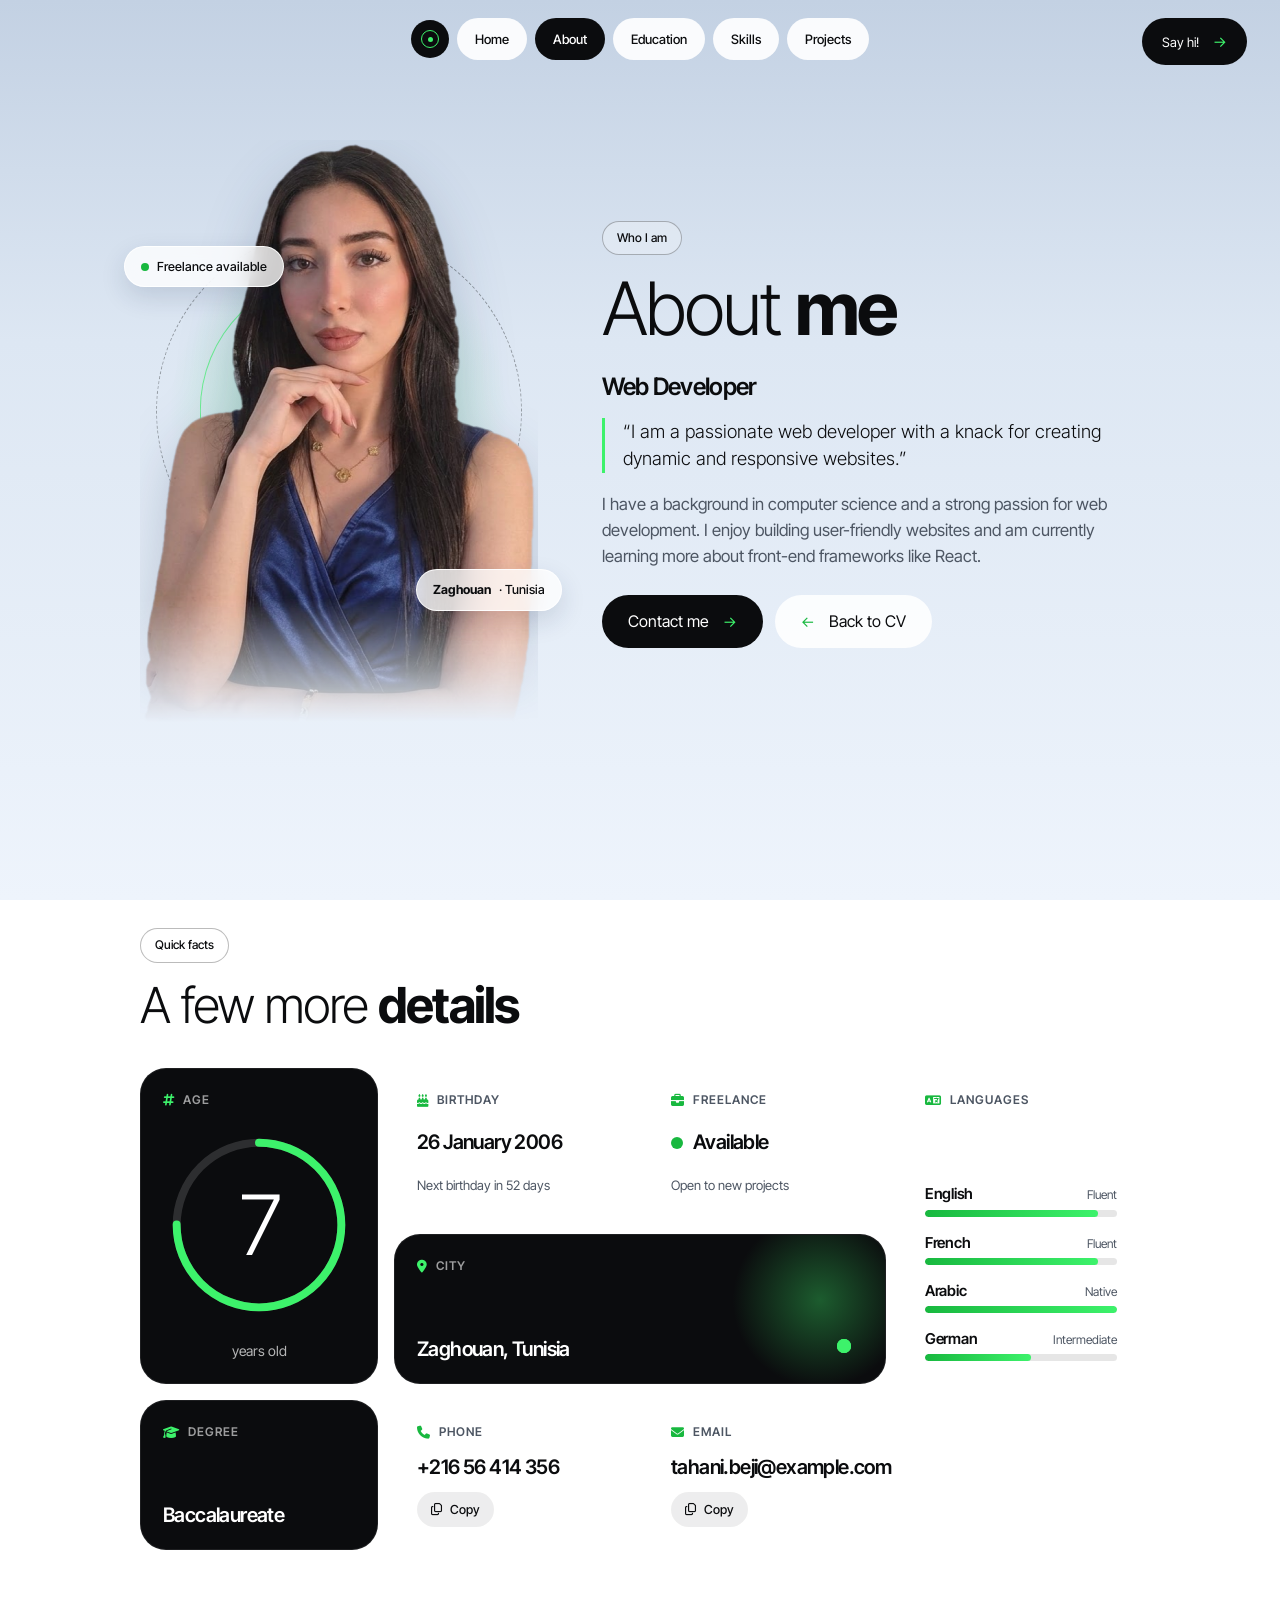
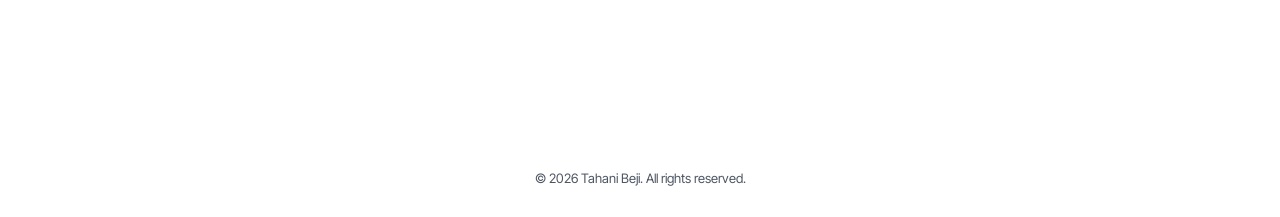
<file: aboutme.html>
<!DOCTYPE html>
<html lang="en">
<head>
<meta charset="utf-8">
<meta name="viewport" content="width=device-width, initial-scale=1, viewport-fit=cover">
<title>About — Tahani Beji</title>
<meta name="description" content="More about Tahani Beji, Web Developer.">
<script>document.documentElement.classList.add("js");</script>
<link rel="icon" type="image/svg+xml" href="data:image/svg+xml,%3Csvg xmlns='http://www.w3.org/2000/svg' viewBox='0 0 100 100'%3E%3Ccircle cx='50' cy='50' r='50' fill='%230b0c0e'/%3E%3Ccircle cx='50' cy='50' r='22' fill='none' stroke='%233df26b' stroke-width='6'/%3E%3Ccircle cx='50' cy='50' r='6' fill='%233df26b'/%3E%3C/svg%3E">
<link rel="preconnect" href="https://fonts.googleapis.com">
<link rel="preconnect" href="https://fonts.gstatic.com" crossorigin>
<link href="https://fonts.googleapis.com/css2?family=Inter+Tight:wght@300;400;500;600;700&display=swap" rel="stylesheet">
<link rel="stylesheet" href="https://cdnjs.cloudflare.com/ajax/libs/font-awesome/6.7.2/css/all.min.css">
<link rel="stylesheet" href="style.css?v=9">
<link rel="stylesheet" href="about.css?v=9">
</head>
<body class="about-page">

<div class="progress" id="progress" aria-hidden="true"></div>

<header class="nav" id="nav">
  <div class="nav-center">
    <a class="logo-dot" href="index.html" aria-label="Tahani Beji — home"><i></i></a>
    <a class="nav-pill" href="index.html">Home</a>
    <a class="nav-pill active" href="aboutme.html">About</a>
    <a class="nav-pill" href="index.html#education">Education</a>
    <a class="nav-pill" href="index.html#skills">Skills</a>
    <a class="nav-pill" href="index.html#projects">Projects</a>
  </div>
  <a class="btn nav-cta" href="index.html#contact">Say hi! <span class="arr" aria-hidden="true">→</span></a>
</header>

<main>
  <section class="block about-hero">
    <div class="wrap about-grid">
      <div class="about-figure" id="aboutFigure">
        <span class="ring ring-a" aria-hidden="true"></span>
        <span class="ring ring-b" aria-hidden="true"></span>
        <span class="glow" aria-hidden="true"></span>
        <img class="cutout" src="about-cutout.png" alt="Portrait of Tahani Beji" width="760" height="1124">
        <span class="badge badge-1"><i></i>Freelance available</span>
        <span class="badge badge-2"><b>Zaghouan</b> · Tunisia</span>
      </div>

      <div class="about-copy">
        <div class="sec-head">
          <span class="pill-tag">Who I am</span>
          <h1 class="about-title">About <b>me</b></h1>
        </div>
        <h3 class="about-role">Web Developer</h3>
        <p class="about-quote">“I am a passionate web developer with a knack for creating dynamic and responsive websites.”</p>
        <p class="about-text">I have a background in computer science and a strong passion for web development. I enjoy building user-friendly websites and am currently learning more about front-end frameworks like React.</p>

        <div class="about-actions">
          <a class="btn" href="index.html#contact">Contact me <span class="arr" aria-hidden="true">→</span></a>
          <a class="btn btn-ghost" href="index.html"><span class="arr" aria-hidden="true">←</span> Back to CV</a>
        </div>
      </div>
    </div>
  </section>

  <section class="block" id="details">
    <div class="wrap">
      <div class="sec-head">
        <span class="pill-tag">Quick facts</span>
        <h2>A few more <b>details</b></h2>
      </div>
      <div class="bento">

        <article class="tile tile-age">
          <span class="tile-k"><i class="fa-solid fa-hashtag"></i> Age</span>
          <div class="age-ring"><svg viewBox="0 0 120 120" aria-hidden="true"><circle cx="60" cy="60" r="52"/><circle class="arc" cx="60" cy="60" r="52"/></svg>
            <strong class="big" data-count="20">0</strong></div>
          <p>years old</p>
        </article>

        <article class="tile tile-bday">
          <span class="tile-k"><i class="fa-solid fa-cake-candles"></i> Birthday</span>
          <strong>26 January 2006</strong>
          <p id="bdayLeft" class="tile-note">Next one soon</p>
        </article>

        <article class="tile tile-free">
          <span class="tile-k"><i class="fa-solid fa-briefcase"></i> Freelance</span>
          <strong class="status"><i></i>Available</strong>
          <p class="tile-note">Open to new projects</p>
        </article>

        <article class="tile tile-langs">
          <span class="tile-k"><i class="fa-solid fa-language"></i> Languages</span>
          <ul class="bars">
            <li><b>English</b><em>Fluent</em><span><i style="--w:90%"></i></span></li>
            <li><b>French</b><em>Fluent</em><span><i style="--w:90%"></i></span></li>
            <li><b>Arabic</b><em>Native</em><span><i style="--w:100%"></i></span></li>
            <li><b>German</b><em>Intermediate</em><span><i style="--w:55%"></i></span></li>
          </ul>
        </article>

        <article class="tile tile-city">
          <span class="tile-k"><i class="fa-solid fa-location-dot"></i> City</span>
          <strong>Zaghouan, Tunisia</strong>
          <span class="pin" aria-hidden="true"><i></i></span>
        </article>

        <article class="tile tile-degree">
          <span class="tile-k"><i class="fa-solid fa-graduation-cap"></i> Degree</span>
          <strong>Baccalaureate</strong>
        </article>

        <article class="tile tile-phone">
          <span class="tile-k"><i class="fa-solid fa-phone"></i> Phone</span>
          <strong><a href="tel:+21656414356">+216 56 414 356</a></strong>
          <button class="copy" type="button" data-copy="+216 56 414 356"><i class="fa-regular fa-copy"></i> Copy</button>
        </article>

        <article class="tile tile-mail">
          <span class="tile-k"><i class="fa-solid fa-envelope"></i> Email</span>
          <strong><a href="mailto:tahani.beji@example.com">tahani.beji@example.com</a></strong>
          <button class="copy" type="button" data-copy="tahani.beji@example.com"><i class="fa-regular fa-copy"></i> Copy</button>
        </article>

      </div>
    </div>
  </section>
</main>

<footer>
  <p>&copy; 2026 Tahani Beji. All rights reserved.</p>
</footer>

<script src="about.js?v=9"></script>
</body>
</html>
</file>
<file: style.css>
/* =========================================================
   Tahani Beji portfolio — "React" style
   soft blue-grey gradient · pill nav · black pills + green arrows
   ========================================================= */
:root {
  --bg-top: #c3d1e3;
  --bg-mid: #dde7f3;
  --bg-bot: #eef4fc;
  --ink: #0b0c0e;
  --muted: #4d5663;
  --line: rgba(11, 12, 14, .28);
  --card: rgba(255, 255, 255, .62);
  --green: #3df26b;
  --green-deep: #18b83f;
  --gutter: clamp(16px, 2.6vw, 36px);
  --radius: 22px;
}

* { box-sizing: border-box; margin: 0; padding: 0; }
html { scroll-behavior: smooth; }
body {
  font-family: "Inter Tight", system-ui, -apple-system, "Segoe UI", sans-serif;
  -webkit-font-smoothing: antialiased;
  color: var(--ink);
  line-height: 1.55;
  background: linear-gradient(180deg, var(--bg-top) 0%, var(--bg-mid) 38%, var(--bg-bot) 100%) fixed;
  overflow-x: hidden;
}
ul { list-style: none; }
a { color: inherit; }
b, strong { font-weight: 700; }

/* ---------- Pills & buttons ---------- */
.btn {
  display: inline-flex; align-items: center; gap: 14px;
  padding: 14px 26px; border-radius: 999px; border: 0;
  background: var(--ink); color: #fff; font: 500 14px/1 inherit; text-decoration: none;
  transition: transform .2s, background .2s;
}
.btn .arr { color: var(--green); font-size: 15px; transition: transform .2s; }
.btn:hover { transform: translateY(-1px); background: #1b1e23; }
.btn:hover .arr { transform: translateX(3px); }
.btn-ghost { background: rgba(255, 255, 255, .85); color: var(--ink); }
.btn-ghost:hover { background: #fff; }
.btn-ghost .arr { color: var(--green-deep); }

.pill-tag {
  display: inline-block; padding: 7px 14px; border: 1px solid var(--line);
  border-radius: 999px; font-size: 12px; font-weight: 500; color: var(--ink);
  background: rgba(255, 255, 255, .25);
}

/* ---------- NAV ---------- */
.nav {
  position: fixed; inset: 0 0 auto 0; z-index: 30;
  display: flex; align-items: center; justify-content: center;
  padding: 18px var(--gutter);
}
.nav-center { display: flex; align-items: center; gap: 8px; }
.logo-dot {
  width: 38px; height: 38px; border-radius: 50%; background: var(--ink);
  display: grid; place-items: center; text-decoration: none;
}
.logo-dot i {
  width: 18px; height: 18px; border-radius: 50%; border: 1.6px solid var(--green);
  display: grid; place-items: center;
}
.logo-dot i::after { content: ""; width: 5px; height: 5px; border-radius: 50%; background: var(--green); }
.nav-pill {
  padding: 11px 18px; border-radius: 999px; background: rgba(255, 255, 255, .9);
  color: var(--ink); font-size: 13px; font-weight: 500; text-decoration: none;
  transition: background .2s, color .2s;
}
.nav-pill:hover { background: #fff; }
.nav-pill.active { background: var(--ink); color: #fff; }
.nav-cta { position: absolute; right: var(--gutter); top: 18px; padding: 12px 20px; font-size: 13px; }

/* ---------- HERO ---------- */
.hero {
  position: relative; min-height: 100svh; min-height: max(100svh, 620px);
  display: flex; align-items: center; overflow: hidden;
  padding: 110px var(--gutter) 90px;
}
.hero-photo {
  position: absolute; right: 0; bottom: 0; top: 0; width: min(62%, 860px); z-index: 1;
  pointer-events: none;
  -webkit-mask-image: linear-gradient(to bottom, #000 62%, transparent 96%),
                      linear-gradient(to right, transparent 0, #000 22%);
  -webkit-mask-composite: source-in; mask-composite: intersect;
  mask-image: linear-gradient(to bottom, #000 62%, transparent 96%),
              linear-gradient(to right, transparent 0, #000 22%);
}
.hero-photo img {
  width: 100%; height: 100%; object-fit: cover; object-position: center top; display: block;
}
.hero-photo.no-img {
  background: radial-gradient(60% 50% at 55% 40%, rgba(255,255,255,.7), transparent 70%);
}
.hero-copy { padding-left: 100px; position: relative; z-index: 2; max-width: 560px; margin-top: -2vh; }
.hero-tags { display: flex; gap: 8px; flex-wrap: wrap; margin-bottom: 22px; }
.hero h1 {
  font-size: clamp(2.2rem, 1.2rem + 3.6vw, 3.9rem); font-weight: 300;
  line-height: 1.05; letter-spacing: -0.035em; margin-bottom: 28px;
}
.hero h1 b { font-weight: 700; }
.hero-cta { display: flex; align-items: center; gap: 10px; }
.avatar {
  width: 46px; height: 46px; border-radius: 50%; overflow: hidden;
  border: 2px solid rgba(255,255,255,.9); background: #cfd9e6; flex: none;
}
.avatar img { width: 100%; height: 100%; object-fit: cover; object-position: center top; display: block; }
.orb {
  width: 46px; height: 46px; border-radius: 50%; flex: none;
  background: radial-gradient(circle at 50% 50%, #b8ffc9 0%, var(--green) 28%, #0b6b25 75%, #04210d 100%);
  border: 2px solid rgba(255,255,255,.9);
}
.hero-sub {
  position: absolute; left: var(--gutter); bottom: 34px; z-index: 2; padding-left: 100px;
  max-width: 450px; font-size: 13px; color: var(--ink);
}

/* ---------- SECTIONS ---------- */
/* every section shares the same width ... */
.wrap { width: min(1000px, 100% - 3rem); margin-inline: auto; }
/* ... except My Projects: full screen width, edge to edge */
#projects { width: 100%; max-width: none; padding-left: 0; padding-right: 0; }
#projects .wrap { width: 100%; max-width: none; margin: 0; }
#projects .sec-head { width: 100%; max-width: none; margin: 0 0 36px; padding: 0 1rem; }
#projects .projects-slider { width: 100%; max-width: none; margin: 0; padding: 0 1rem; }
section.block { padding: 100px 0 100px; }
.sec-head { margin-bottom: 36px; }
.sec-head .pill-tag { margin-bottom: 16px; }
.sec-head h2 {
  font-size: clamp(1.9rem, 1.2rem + 2.6vw, 3.1rem); font-weight: 300;
  letter-spacing: -0.035em; line-height: 1.08;
}
.sec-head h2 b { font-weight: 700; }

.card {
  background: var(--card); border: 1px solid rgba(255,255,255,.7);
  border-radius: var(--radius); padding: 1.7rem;
  backdrop-filter: blur(10px); -webkit-backdrop-filter: blur(10px);
  box-shadow: 0 1px 0 rgba(255,255,255,.6) inset;
}
.card h3 { font-size: 1.15rem; font-weight: 600; letter-spacing: -0.02em; margin-bottom: 6px; }
.card p { color: var(--muted); font-size: .95rem; }
.card .more {
  display: inline-flex; align-items: center; gap: 8px; margin-top: 18px;
  font-size: 13px; font-weight: 500; text-decoration: none;
}
.card .more .arr { color: var(--green-deep); transition: transform .2s; }
.card .more:hover .arr { transform: translateX(3px); }

.grid-2 { display: grid; grid-template-columns: repeat(2, 1fr); gap: 16px; }

/* About */
.about-text { max-width: 620px; color: var(--muted); font-size: 1.05rem; }
.about-actions { display: flex; gap: 12px; flex-wrap: wrap; margin-top: 26px; }
.socials { display: flex; gap: 8px; margin-top: 28px; flex-wrap: wrap; }
.socials a {
  display: grid; place-items: center; min-width: 42px; height: 42px; padding: 0 12px;
  border-radius: 999px; background: rgba(255,255,255,.85); color: var(--ink);
  font-size: 12px; font-weight: 500; text-decoration: none; transition: background .2s, color .2s;
}
.socials a:hover { background: var(--ink); color: #fff; }

/* Skills */
.stats { display: grid; grid-template-columns: repeat(3, 1fr); gap: 16px; }
.stat { text-align: left; transition: transform .3s; }
.stat:hover { transform: translateY(-4px); }
.stat i { display: block; font-size: 2.6rem; margin-bottom: 18px; color: var(--ink); transition: color .3s; }
.stat:hover i { color: var(--green-deep); }
.stat strong { display: block; font-size: 1.35rem; font-weight: 600; letter-spacing: -0.02em; }
.stat span { color: var(--muted); font-size: .9rem; }

/* Languages */

/* =========================================================
   projects.css — design + background for the My Projects section only
   (loaded after style.css)
   ========================================================= */
#projects {
  position: relative; isolation: isolate; overflow: hidden;
  width: auto; margin: 110px 12px 110px; padding: 110px 0 100px;
  border-radius: 44px; color: #fff;
  background:
    radial-gradient(70% 60% at 85% 0%, rgba(61,242,107,.16), transparent 60%),
    radial-gradient(60% 55% at 0% 100%, rgba(80,130,255,.22), transparent 60%),
    linear-gradient(160deg, #0b0f17 0%, #0b0c0e 55%, #08130d 100%);
}
/* subtle dot grid */
#projects::before {
  content: ""; position: absolute; inset: 0; z-index: -2; pointer-events: none;
  background-image: radial-gradient(rgba(255,255,255,.14) 1.2px, transparent 1.4px);
  background-size: 30px 30px;
  -webkit-mask-image: radial-gradient(80% 70% at 50% 40%, #000 30%, transparent 100%);
  mask-image: radial-gradient(80% 70% at 50% 40%, #000 30%, transparent 100%);
}
#projects .wrap { position: relative; z-index: 2; }
#projects .sec-head { padding: 0 clamp(20px, 3vw, 48px) !important; }
#projects .projects-slider { padding: 0 clamp(20px, 3vw, 48px) !important; }

/* floating glowing orbs */
.proj-bg { position: absolute; inset: 0; z-index: -1; pointer-events: none; overflow: hidden; }
.proj-bg .orb { position: absolute; border-radius: 50%; filter: blur(70px); opacity: .55; }
.proj-bg .o1 { width: 340px; height: 340px; left: -90px; top: 8%;  background: #3df26b; animation: pFloat 14s ease-in-out infinite; }
.proj-bg .o2 { width: 300px; height: 300px; right: -70px; top: 38%; background: #4f7dff; animation: pFloat 17s ease-in-out -5s infinite reverse; }
.proj-bg .o3 { width: 220px; height: 220px; left: 42%; bottom: -80px; background: #18b83f; opacity: .35; animation: pFloat 12s ease-in-out -2s infinite; }
@keyframes pFloat { 0%,100% { transform: translate(0,0) scale(1); } 50% { transform: translate(40px,-34px) scale(1.12); } }

/* big outlined marquee text behind the cards */
.proj-marquee { position: absolute; left: 0; right: 0; top: 52%; transform: translateY(-50%); white-space: nowrap; }
.proj-marquee span {
  display: inline-block; font-size: clamp(90px, 15vw, 230px); font-weight: 700; letter-spacing: -0.045em; text-transform: uppercase;
  color: transparent; -webkit-text-stroke: 1.5px rgba(255,255,255,.09);
  animation: pSlide 60s linear infinite;
}
@keyframes pSlide { from { transform: translateX(0); } to { transform: translateX(-50%); } }

/* heading on dark */
#projects .sec-head h2 { color: #fff; }
#projects .pill-tag { color: #fff; border-color: rgba(255,255,255,.35); background: rgba(255,255,255,.06); }

/* cards: dark glass with spotlight + number + tags */
#projects .card {
  --mx: 50%; --my: 50%;
  position: relative; overflow: hidden; min-height: 280px; padding: 26px;
  display: flex; flex-direction: column; justify-content: space-between; gap: 18px;
  border-radius: 28px; text-align: left; color: #fff;
  background: linear-gradient(160deg, rgba(255,255,255,.10), rgba(255,255,255,.03));
  border: 1px solid rgba(255,255,255,.14);
  backdrop-filter: blur(14px); -webkit-backdrop-filter: blur(14px);
  box-shadow: 0 20px 50px rgba(0,0,0,.35);
  transition: transform .35s cubic-bezier(.2,.8,.2,1), border-color .3s, box-shadow .3s;
}
#projects .card::before {
  content: ""; position: absolute; inset: 0; z-index: 0; opacity: 0; transition: opacity .3s; pointer-events: none;
  background: radial-gradient(280px circle at var(--mx) var(--my), rgba(61,242,107,.25), transparent 65%);
}
#projects .card > * { position: relative; z-index: 1; }
#projects .card:hover { transform: translateY(-8px); border-color: rgba(61,242,107,.6); box-shadow: 0 28px 60px rgba(0,0,0,.5), 0 0 0 1px rgba(61,242,107,.25); }
#projects .card:hover::before { opacity: 1; }

.p-top { display: flex; align-items: flex-start; justify-content: space-between; gap: 12px; }
.p-num { font-size: 3.2rem; font-weight: 300; letter-spacing: -0.05em; line-height: 1; color: transparent; -webkit-text-stroke: 1.2px rgba(255,255,255,.45); transition: color .3s, -webkit-text-stroke-color .3s; }
#projects .card:hover .p-num { color: var(--green); -webkit-text-stroke-color: var(--green); }
.p-tags { display: flex; flex-wrap: wrap; gap: 6px; justify-content: flex-end; }
.p-tags li { font-size: 11.5px; font-weight: 500; padding: 5px 11px; border-radius: 999px; background: rgba(255,255,255,.1); color: rgba(255,255,255,.85); }
#projects .card h3 { font-size: 1.5rem; font-weight: 600; letter-spacing: -0.03em; margin-bottom: 6px; color: #fff; }
#projects .card p { color: rgba(255,255,255,.62); font-size: .95rem; }

/* read more with circular arrow */
#projects .card .more {
  display: flex; align-items: center; justify-content: space-between; margin: 0; padding-top: 16px;
  border-top: 1px solid rgba(255,255,255,.14); color: #fff; font-weight: 500; font-size: 14px; text-decoration: none;
}
.p-go {
  font-style: normal; width: 38px; height: 38px; border-radius: 50%; display: grid; place-items: center;
  background: rgba(255,255,255,.12); color: var(--green); transition: background .3s, color .3s, transform .3s;
}
#projects .card:hover .p-go { background: var(--green); color: #0b0c0e; transform: rotate(-45deg); }

/* carousel dots on dark */
#projects .owl-dot span { background: rgba(255,255,255,.28); }
#projects .owl-dot.active span, #projects .owl-dot:hover span { background: var(--green); transform: scale(1.3); }

@media (max-width: 720px) {
  #projects { margin: 80px 8px 0; padding: 80px 0 70px; border-radius: 30px; }
  #projects .card { min-height: 250px; }
}
@media (prefers-reduced-motion: reduce) {
  .proj-bg .orb, .proj-marquee span { animation: none; }
}

/* =========================================================
   Page background that changes while you are on My Projects
   ========================================================= */
.bg-shift {
  position: fixed; inset: 0; z-index: -1; pointer-events: none; opacity: 0;
  transition: opacity .45s ease;
  background:
    radial-gradient(60% 50% at 80% 10%, rgba(61,242,107,.20), transparent 60%),
    radial-gradient(55% 50% at 10% 90%, rgba(79,125,255,.22), transparent 60%),
    linear-gradient(180deg, #0b0f17 0%, #070809 100%);
}
body.proj-dark .logo-dot { box-shadow: 0 0 0 2px rgba(255,255,255,.28); }
body.proj-dark .nav.scrolled .nav-pill:not(.active) { background: rgba(255,255,255,.92); }
#projects { border: 1px solid rgba(255,255,255,.08); }
@media (prefers-reduced-motion: reduce) { .bg-shift { transition: none; } }
/* Contact */
#contact {padding-top: 100px;   }
.contact-grid { display: grid; grid-template-columns: 1fr 1.1fr; gap: 16px; align-items: stretch; }
.contact-list li { display: flex; align-items: center; gap: 14px; padding: 10px 0; font-size: .98rem; }
.contact-list .ico {
  width: 36px; height: 36px; border-radius: 50%; background: var(--ink); color: var(--green);
  display: grid; place-items: center; font-size: 13px; flex: none;
}
.contact-list a { text-decoration: none; }
.contact-list a:hover { text-decoration: underline; }
.contact-card h3.big { font-size: 1.6rem; font-weight: 300; letter-spacing: -0.03em; margin: 22px 0 6px; }
.contact-card h3.big b { font-weight: 700; }
.actions { display: flex; flex-wrap: wrap; gap: 12px; margin-top: 18px; }
.map-wrap { border-radius: var(--radius); overflow: hidden; min-height: 320px; height: 100%; }
.map-wrap iframe { width: 100%; height: 100%; min-height: 320px; display: block; border: 0; }

/* Footer */
footer { margin-top: 90px; padding: 28px var(--gutter); text-align: center; font-size: 13px; color: var(--muted); }

/* ---------- RESPONSIVE ---------- */
@media (max-width: 900px) {
  .stats { grid-template-columns: repeat(2, 1fr); }
  .contact-grid { grid-template-columns: 1fr; }
}
@media (max-width: 720px) {
  .nav { justify-content: flex-start; }
  .nav-pill { display: none; }
  .nav-cta { padding: 11px 16px; }
  .hero { align-items: flex-end; padding: 100px var(--gutter) 150px; }
  .hero-photo { width: 100%; top: 0; bottom: auto; height: 62%; opacity: .95;
    -webkit-mask-image: linear-gradient(to bottom, #000 55%, transparent 100%);
    mask-image: linear-gradient(to bottom, #000 55%, transparent 100%); }
  .hero-photo img { object-position: 70% top; }
  .hero-copy { margin-top: 0; }
  .hero-sub { bottom: 26px; right: var(--gutter); max-width: none; }
  .grid-2 { grid-template-columns: 1fr; }
  .stats { grid-template-columns: 1fr; }
}
@media (prefers-reduced-motion: reduce) { * { transition: none !important; } html { scroll-behavior: auto; } }

/* =========================================================
   JS ANIMATIONS
   ========================================================= */
.progress {
  position: fixed; left: 0; top: 0; height: 3px; width: 100%; z-index: 60;
  background: var(--green); transform-origin: 0 50%; transform: scaleX(0);
}
.nav.scrolled .nav-pill:not(.active) { background: rgba(255,255,255,.95); }
.nav.scrolled .logo-dot { box-shadow: 0 6px 18px rgba(11,12,14,.18); }

/* hero entrance (only when JS is on) */
.w { display: inline-block; overflow: hidden; vertical-align: top; padding-bottom: .08em; }
.w > span { display: inline-block; }
.js .w > span { transform: translateY(115%); transition: transform .9s cubic-bezier(.2,.8,.2,1); transition-delay: calc(var(--i, 0) * 70ms + 150ms); }
.js .role-line { display: inline-block; opacity: 0; transform: translateY(20px); transition: opacity .8s ease, transform .8s cubic-bezier(.2,.8,.2,1); transition-delay: calc(var(--i, 0) * 70ms + 150ms); }
.js .hero-tags, .js .hero-cta, .js .hero-sub { opacity: 0; transform: translateY(18px); transition: opacity .8s ease, transform .8s cubic-bezier(.2,.8,.2,1); }
.js .hero-tags { transition-delay: .05s; }
.js .hero-cta { transition-delay: .75s; }
.js .hero-sub { transition-delay: .95s; }
.js .hero-photo { opacity: 0; transition: opacity 1.4s ease .1s; will-change: transform; }
.js .hero.ready .w > span { transform: none; }
.js .hero.ready .role-line { opacity: 1; transform: none; }
.js .hero.ready .hero-tags, .js .hero.ready .hero-cta, .js .hero.ready .hero-sub { opacity: 1; transform: none; }
.js .hero.ready .hero-photo { opacity: 1; }

/* typewriter caret */
.caret {
  display: inline-block; width: 3px; height: .85em; margin-left: 4px;
  background: var(--green-deep); vertical-align: -0.05em; animation: blink 1s steps(1) infinite;
}
@keyframes blink { 50% { opacity: 0; } }

/* orb breathing */
.orb { animation: orb 3.4s ease-in-out infinite; }
@keyframes orb {
  0%, 100% { box-shadow: 0 0 0 0 rgba(61,242,107,.0); transform: scale(1); }
  50%      { box-shadow: 0 0 0 10px rgba(61,242,107,.18); transform: scale(1.06); }
}

/* scroll reveal */
.js .reveal {
  opacity: 0; transform: translateY(32px);
  transition: opacity .8s ease, transform .8s cubic-bezier(.2,.8,.2,1);
  transition-delay: var(--d, 0ms);
}
.js .reveal.in { opacity: 1; transform: none; }
/* tilt cards need a quick transform transition once revealed */
.js .stat.reveal.in { transition: transform .25s ease, opacity .8s ease; }
.btn { will-change: transform; }

@media (prefers-reduced-motion: reduce) {
  .js .w > span, .js .role-line, .js .hero-tags, .js .hero-cta, .js .hero-sub, .js .hero-photo, .js .reveal {
    opacity: 1 !important; transform: none !important; transition: none !important;
  }
  .caret, .orb { animation: none; }
}

/* =========================================================
   HERO PHOTO — crop to face, blue tint, soft-fade background
   ========================================================= */
.hero-photo {
  width: min(48%, 640px);
  -webkit-mask-image:
    radial-gradient(ellipse 50% 58% at 50% 40%, #000 42%, rgba(0,0,0,.55) 62%, transparent 82%),
    linear-gradient(to bottom, #000 68%, transparent 97%);
  mask-image:
    radial-gradient(ellipse 50% 58% at 50% 40%, #000 42%, rgba(0,0,0,.55) 62%, transparent 82%),
    linear-gradient(to bottom, #000 68%, transparent 97%);
  -webkit-mask-composite: source-in;
  mask-composite: intersect;
}
.hero-photo img {
  object-position: 50% 16%;
  filter: saturate(.82) contrast(1.03) brightness(1.04) blur(0);
}
/* cool blue wash so the warm restaurant tones melt into the page gradient */
.hero-photo::after {
  content: ""; position: absolute; inset: 0; pointer-events: none;
  background: linear-gradient(180deg, rgba(150,182,222,.65) 0%, rgba(205,222,243,.45) 100%);
  mix-blend-mode: color;
}
.hero-photo.no-img::after { display: none; }

@media (max-width: 720px) {
  .hero-photo { width: 100%; height: 66%;
    -webkit-mask-image:
      radial-gradient(ellipse 62% 60% at 50% 38%, #000 40%, rgba(0,0,0,.5) 65%, transparent 88%),
      linear-gradient(to bottom, #000 62%, transparent 98%);
    mask-image:
      radial-gradient(ellipse 62% 60% at 50% 38%, #000 40%, rgba(0,0,0,.5) 65%, transparent 88%),
      linear-gradient(to bottom, #000 62%, transparent 98%);
  }
  .hero-photo img { object-position: 50% 14%; }
}

/* =========================================================
   HERO PHOTO — crop to face + shoulders, blue tint, soft edges
   (hides the busy restaurant background by fading it out)
   ========================================================= */
.hero-photo img {
  object-position: 50% 30%;
  filter: saturate(.88) contrast(1.03) brightness(1.04);
}
.hero-photo::after {
  content: ""; position: absolute; inset: 0; pointer-events: none;
  background: linear-gradient(180deg, rgba(140,168,210,.45) 0%, rgba(205,220,240,.25) 100%);
  mix-blend-mode: soft-light;
}
@media (min-width: 721px) {
  .hero-photo {
    -webkit-mask-image:
      radial-gradient(ellipse 58% 74% at 52% 42%, #000 46%, rgba(0,0,0,.55) 70%, transparent 100%),
      linear-gradient(to bottom, #000 70%, transparent 98%);
    -webkit-mask-composite: source-in;
    mask-image:
      radial-gradient(ellipse 58% 74% at 52% 42%, #000 46%, rgba(0,0,0,.55) 70%, transparent 100%),
      linear-gradient(to bottom, #000 70%, transparent 98%);
    mask-composite: intersect;
  }
}
@media (max-width: 720px) {
  .hero-photo img { object-position: 50% 18%; }
  .hero-photo {
    -webkit-mask-image:
      radial-gradient(ellipse 70% 80% at 50% 40%, #000 45%, transparent 100%),
      linear-gradient(to bottom, #000 55%, transparent 100%);
    -webkit-mask-composite: source-in;
    mask-image:
      radial-gradient(ellipse 70% 80% at 50% 40%, #000 45%, transparent 100%),
      linear-gradient(to bottom, #000 55%, transparent 100%);
    mask-composite: intersect;
  }
}

/* ---------- hero photo framing (landscape studio portrait) ---------- */
.hero-photo img { object-position: 80% 18%; }
.avatar img { object-position: 74% 28%; transform: scale(1.7); transform-origin: 74% 28%; }
@media (max-width: 720px) {
  .hero-photo img { object-position: 76% 12%; }
}

/* =========================================================
   ABOUT — photo on the left (cut-out) beside the paragraph
   ========================================================= */
.about-grid {
  display: grid; grid-template-columns: minmax(0, .85fr) minmax(0, 1.15fr);
  gap: clamp(24px, 5vw, 70px); align-items: center;
}
.about-copy .sec-head { margin-bottom: 22px; }

.about-figure {
  position: relative; width: min(100%, 440px); justify-self: center;
  aspect-ratio: 760 / 1124; isolation: isolate;
}
.about-figure .cutout {
  position: absolute; inset: 0; width: 100%; height: 100%; object-fit: contain; display: block;
  z-index: 2; pointer-events: none;
  /* soft fade where the photo was cropped at the bottom */
  -webkit-mask-image: linear-gradient(to bottom, #000 78%, transparent 99%);
  mask-image: linear-gradient(to bottom, #000 78%, transparent 99%);
  filter: drop-shadow(0 22px 28px rgba(20, 40, 80, .22));
  transform: translate3d(var(--px, 0px), calc(var(--py, 0px) + var(--float, 0px)), 0);
  animation: floatY 6s ease-in-out infinite;
}
@keyframes floatY {
  0%, 100% { margin-top: 0; }
  50%      { margin-top: -10px; }
}

/* green glow + rotating rings behind her */
.about-figure .glow {
  position: absolute; z-index: 0; left: 50%; top: 46%; width: 86%; aspect-ratio: 1;
  transform: translate(-50%, -50%); border-radius: 50%;
  background: radial-gradient(circle, rgba(61, 242, 107, .42) 0%, rgba(61, 242, 107, .12) 45%, transparent 70%);
  animation: glowPulse 4.6s ease-in-out infinite;
}
@keyframes glowPulse {
  0%, 100% { opacity: .75; transform: translate(-50%, -50%) scale(.94); }
  50%      { opacity: 1;   transform: translate(-50%, -50%) scale(1.06); }
}
.about-figure .ring {
  position: absolute; z-index: 1; border-radius: 50%; pointer-events: none;
  left: 50%; top: 46%;
  translate: calc(-50% + var(--px, 0px)) calc(-50% + var(--py, 0px));
}
.about-figure .ring-a {
  width: 92%; aspect-ratio: 1; border: 1.5px dashed rgba(11, 12, 14, .35);
  animation: spin 40s linear infinite;
}
.about-figure .ring-b {
  width: 70%; aspect-ratio: 1; border: 1.5px solid rgba(61, 242, 107, .7);
  border-right-color: transparent; border-bottom-color: transparent;
  animation: spin 14s linear infinite reverse;
}
@keyframes spin { to { rotate: 360deg; } }

/* floating glass badges */
.about-figure .badge {
  position: absolute; z-index: 3; display: inline-flex; align-items: center; gap: 8px;
  padding: 10px 16px; border-radius: 999px; font-size: 12.5px; font-weight: 500;
  background: rgba(255, 255, 255, .78); border: 1px solid rgba(255, 255, 255, .9);
  backdrop-filter: blur(10px); -webkit-backdrop-filter: blur(10px); color: var(--ink);
  box-shadow: 0 10px 26px rgba(20, 40, 80, .14);
  translate: var(--px, 0px) var(--py, 0px);
  white-space: nowrap;
}
.about-figure .badge b { font-weight: 700; }
.about-figure .badge i { width: 8px; height: 8px; border-radius: 50%; background: var(--green-deep); animation: dotPulse 1.8s ease-out infinite; }
@keyframes dotPulse {
  0%   { box-shadow: 0 0 0 0 rgba(24, 184, 63, .55); }
  100% { box-shadow: 0 0 0 10px rgba(24, 184, 63, 0); }
}
.about-figure .badge-1 { left: -4%; top: 18%; animation: bob 5s ease-in-out infinite; }
.about-figure .badge-2 { right: -6%; bottom: 20%; animation: bob 6.4s ease-in-out -2s infinite; }
@keyframes bob { 0%, 100% { margin-top: 0; } 50% { margin-top: -9px; } }

/* entrance: she slides in from the left, rings draw in */
.js .about-figure.reveal { transform: translateX(-70px) scale(.94); transition-duration: 1.1s; }
.js .about-figure.reveal.in { transform: none; }
.js .about-figure.reveal .cutout { clip-path: inset(0 100% 0 0); transition: clip-path 1.3s cubic-bezier(.2, .8, .2, 1) .25s; }
.js .about-figure.reveal.in .cutout { clip-path: inset(0 0 0 0); }
.js .about-figure.reveal .badge { opacity: 0; transition: opacity .7s ease; }
.js .about-figure.reveal.in .badge-1 { opacity: 1; transition-delay: 1.1s; }
.js .about-figure.reveal.in .badge-2 { opacity: 1; transition-delay: 1.4s; }

@media (max-width: 860px) {
  .about-grid { grid-template-columns: 1fr; }
  .about-figure { width: min(78%, 360px); }
  .about-figure .badge-1 { left: -2%; }
  .about-figure .badge-2 { right: -2%; }
}
@media (prefers-reduced-motion: reduce) {
  .about-figure .cutout, .about-figure .glow, .about-figure .ring,
  .about-figure .badge, .about-figure .badge i { animation: none !important; }
  .js .about-figure.reveal .cutout, .js .about-figure.reveal .badge { clip-path: none !important; opacity: 1 !important; }
}

/* ---------- social icons (round buttons) ---------- */
.socials { gap: 12px; }
.socials a {
  width: 48px; height: 48px; min-width: 0; padding: 0; border-radius: 50%;
  font-size: 18px; color: var(--ink);
  transition: background .25s, color .25s, transform .25s;
}
.socials a i { transition: transform .25s, color .25s; }
.socials a:hover { background: var(--ink); color: var(--green); transform: translateY(-4px); }
.socials a:hover i { transform: scale(1.12); }


/* =========================================================
   LANGUAGES — zig-zag diamonds
   ========================================================= */
#languages { padding-bottom: 60px; }
.lang-grid { display: flex; justify-content: center; margin: 70px 0 110px; }
.lang {
  position: relative; width: 240px; height: 240px; margin: 0 -18px;
  display: flex; flex-direction: column; align-items: center; justify-content: center; gap: .15rem;
  transition: transform .35s ease; text-align: center; color: #fff;
}
/* filled diamond */
.lang::before {
  content: ""; position: absolute; inset: 0; background: var(--ink); z-index: 0;
  clip-path: polygon(50% 0, 100% 50%, 50% 100%, 0 50%);
  transition: background .35s ease;
}
/* thin outlined diamond behind (bigger) */
.lang::after {
  content: ""; position: absolute; top: 50%; left: 50%; width: 100%; height: 100%;
  border: 1px solid rgba(11, 12, 14, .26); transform: translate(-50%, -50%) rotate(45deg); z-index: -1;
  transition: border-color .35s ease;
}
.lang > * { position: relative; z-index: 1; }
.lang i { font-size: 2rem; color: var(--green); margin-bottom: .3rem; transition: color .35s, transform .35s; }
.lang strong { font-size: 1.55rem; font-weight: 600; letter-spacing: -0.025em; line-height: 1.1; }
.lang span { font-size: .85rem; letter-spacing: .05em; color: rgba(255,255,255,.62); transition: color .35s; }

/* zig-zag */
.lang:nth-child(even) { transform: translateY(90px); }
.lang:hover::before { background: var(--green); }
.lang:hover::after { border-color: var(--ink); }
.lang:hover i, .lang:hover strong, .lang:hover span { color: var(--ink); }
.lang:hover i { transform: scale(1.15); }
.lang:nth-child(odd):hover  { transform: translateY(-8px); }
.lang:nth-child(even):hover { transform: translateY(82px); }

/* entrance: diamonds pop in one after another */
.js .lang-grid.reveal { transform: none; }
.js .lang-grid.reveal .lang { opacity: 0; scale: .55; transition: opacity .7s ease, scale .8s cubic-bezier(.2,.8,.2,1), transform .35s ease; }
.js .lang-grid.reveal.in .lang { opacity: 1; scale: 1; }
.js .lang-grid.reveal.in .lang:nth-child(1) { transition-delay: .05s, .05s, 0s; }
.js .lang-grid.reveal.in .lang:nth-child(2) { transition-delay: .2s, .2s, 0s; }
.js .lang-grid.reveal.in .lang:nth-child(3) { transition-delay: .35s, .35s, 0s; }
.js .lang-grid.reveal.in .lang:nth-child(4) { transition-delay: .5s, .5s, 0s; }

@media (max-width: 860px) {
  .lang-grid { flex-wrap: wrap; margin: 50px 0 70px; }
  .lang { width: 170px; height: 170px; margin: 0 -8px; }
  .lang i { font-size: 1.5rem; }
  .lang strong { font-size: 1.15rem; }
  .lang span { font-size: .75rem; }
  .lang:nth-child(even), .lang:nth-child(even):hover { transform: none; }
  .lang:nth-child(odd):hover { transform: translateY(-6px); }
  .lang-grid { row-gap: 40px; }
}
@media (prefers-reduced-motion: reduce) {
  .js .lang-grid.reveal .lang { opacity: 1 !important; scale: 1 !important; transition: none !important; }
}


/* =========================================================
   MESSAGE FORM
   ========================================================= */
.form { display: grid; gap: 18px; padding: clamp(1.4rem, 3vw, 2.4rem); }
.form-row { display: grid; grid-template-columns: 1fr 1fr; gap: 18px; }
.field { display: grid; gap: 8px; text-align: left; }
.field > span { font-size: 13px; font-weight: 600; letter-spacing: -0.01em; }
.field input, .field textarea {
  width: 100%; font: inherit; font-size: 15px; color: var(--ink);
  background: rgba(255,255,255,.85); border: 1.5px solid transparent; border-radius: 14px;
  padding: 14px 16px; outline: none; resize: vertical;
  transition: border-color .2s, box-shadow .2s, background .2s;
}
.field textarea { min-height: 140px; }
.field input::placeholder, .field textarea::placeholder { color: #8b95a3; }
.field input:focus, .field textarea:focus {
  background: #fff; border-color: var(--green-deep); box-shadow: 0 0 0 4px rgba(61,242,107,.22);
}
.field .err { display: none; color: #c0392b; font-size: 12px; }
.field.invalid input, .field.invalid textarea { border-color: #e0564a; }
.field.invalid .err { display: block; }
.form-foot { display: flex; align-items: center; gap: 18px; flex-wrap: wrap; }
.form-status { font-size: 14px; color: var(--muted); }
.form-status.ok { color: var(--green-deep); font-weight: 600; }
.btn[disabled] { opacity: .6; pointer-events: none; }
@media (max-width: 720px) { .form-row { grid-template-columns: 1fr; } }

/* =========================================================
   ABOUT PAGE (aboutme.html)
   ========================================================= */
.about-page .about-hero { padding-top: 140px; }
.about-title {
  font-size: clamp(2.6rem, 1.4rem + 4.4vw, 4.6rem); font-weight: 300;
  letter-spacing: -0.04em; line-height: 1.02;
}
.about-title b { font-weight: 700; }
.about-role { font-size: 1.5rem; font-weight: 600; letter-spacing: -0.03em; margin: 6px 0 12px; }
.about-quote {
  font-size: 1.15rem; line-height: 1.5; color: var(--ink); font-weight: 300; max-width: 52ch;
  padding-left: 18px; border-left: 3px solid var(--green); margin-bottom: 18px;
}
.about-page .about-text { max-width: 56ch; margin-bottom: 0; }

.info-grid { display: grid; grid-template-columns: repeat(4, 1fr); gap: 16px; }
.info { display: flex; flex-direction: column; gap: 4px; text-align: left; transition: transform .25s ease, opacity .8s ease; }
.info .ico {
  width: 44px; height: 44px; border-radius: 50%; background: var(--ink); color: var(--green);
  display: grid; place-items: center; font-size: 16px; margin-bottom: 14px;
}
.info small { color: var(--muted); font-size: 12px; letter-spacing: .06em; text-transform: uppercase; font-weight: 500; }
.info strong { font-size: 1.05rem; font-weight: 600; letter-spacing: -0.02em; word-break: break-word; }
.info strong a { text-decoration: none; }
.info strong a:hover { text-decoration: underline; }
.info:hover .ico { background: var(--green); color: var(--ink); }

@media (max-width: 900px) { .info-grid { grid-template-columns: repeat(2, 1fr); } }
@media (max-width: 720px) {
  .about-page .about-hero { padding-top: 110px; }
  .info-grid { grid-template-columns: 1fr; }
}
</file>
<file: about.css>
/* about.css — styles used only by aboutme.html (loaded after style.css) */

/* =========================================================
   ABOUT PAGE (aboutme.html)
   ========================================================= */
.about-page .about-hero { padding-top: 140px; }
.about-title {
  font-size: clamp(2.6rem, 1.4rem + 4.4vw, 4.6rem); font-weight: 300;
  letter-spacing: -0.04em; line-height: 1.02;
}
.about-title b { font-weight: 700; }
.about-role { font-size: 1.5rem; font-weight: 600; letter-spacing: -0.03em; margin: 6px 0 12px; }
.about-quote {
  font-size: 1.15rem; line-height: 1.5; color: var(--ink); font-weight: 300; max-width: 52ch;
  padding-left: 18px; border-left: 3px solid var(--green); margin-bottom: 18px;
}
.about-page .about-text { max-width: 56ch; margin-bottom: 0; }

.info-grid { display: grid; grid-template-columns: repeat(4, 1fr); gap: 16px; }
.info { display: flex; flex-direction: column; gap: 4px; text-align: left; transition: transform .25s ease, opacity .8s ease; }
.info .ico {
  width: 44px; height: 44px; border-radius: 50%; background: var(--ink); color: var(--green);
  display: grid; place-items: center; font-size: 16px; margin-bottom: 14px;
}
.info small { color: var(--muted); font-size: 12px; letter-spacing: .06em; text-transform: uppercase; font-weight: 500; }
.info strong { font-size: 1.05rem; font-weight: 600; letter-spacing: -0.02em; word-break: break-word; }
.info strong a { text-decoration: none; }
.info strong a:hover { text-decoration: underline; }
.info:hover .ico { background: var(--green); color: var(--ink); }

@media (max-width: 900px) { .info-grid { grid-template-columns: repeat(2, 1fr); } }
@media (max-width: 720px) {
  .about-page .about-hero { padding-top: 110px; }
  .info-grid { grid-template-columns: 1fr; }
}


/* =========================================================
   ABOUT — creative bento tiles
   ========================================================= */
.bento {
  display: grid; grid-template-columns: repeat(4, 1fr); grid-auto-rows: minmax(150px, auto);
  grid-template-areas:
    "age bday free langs"
    "age city city langs"
    "degree phone mail mail";
  gap: 16px;
}
.tile-age { grid-area: age; } .tile-bday { grid-area: bday; } .tile-free { grid-area: free; }
.tile-langs { grid-area: langs; } .tile-city { grid-area: city; } .tile-degree { grid-area: degree; }
.tile-phone { grid-area: phone; } .tile-mail { grid-area: mail; }

.tile {
  --mx: 50%; --my: 50%;
  position: relative; overflow: hidden; text-align: left; isolation: isolate;
  display: flex; flex-direction: column; justify-content: space-between; gap: 10px;
  padding: 22px; border-radius: 26px; color: var(--ink);
  background: rgba(255,255,255,.66); border: 1px solid rgba(255,255,255,.8);
  backdrop-filter: blur(10px); -webkit-backdrop-filter: blur(10px);
  transition: transform .25s ease, box-shadow .3s ease;
}
/* spotlight that follows the cursor */
.tile::before {
  content: ""; position: absolute; inset: 0; z-index: -1; opacity: 0; transition: opacity .3s;
  background: radial-gradient(260px circle at var(--mx) var(--my), rgba(61,242,107,.28), transparent 65%);
}
.tile:hover::before { opacity: 1; }
.tile:hover { box-shadow: 0 18px 40px rgba(20,40,80,.16); }
.tile strong { font-size: 1.25rem; font-weight: 600; letter-spacing: -0.03em; line-height: 1.15; word-break: break-word; }
.tile strong a { text-decoration: none; }
.tile strong a:hover { text-decoration: underline; }
.tile p { margin: 0; }
.tile-k { display: inline-flex; align-items: center; gap: 8px; font-size: 12px; font-weight: 600; letter-spacing: .08em; text-transform: uppercase; color: var(--muted); }
.tile-k i { color: var(--green-deep); font-size: 13px; }
.tile-note { font-size: 13px; color: var(--muted); }

/* dark tiles */
.tile-age, .tile-degree, .tile-city { background: var(--ink); color: #fff; border-color: rgba(255,255,255,.08); }
.tile-age .tile-k, .tile-degree .tile-k, .tile-city .tile-k { color: rgba(255,255,255,.6); }
.tile-age .tile-k i, .tile-degree .tile-k i, .tile-city .tile-k i { color: var(--green); }

/* AGE — big counter inside a drawn ring */
.tile-age { align-items: center; text-align: center; }
.tile-age .tile-k { align-self: flex-start; }
.age-ring { position: relative; width: min(100%, 190px); aspect-ratio: 1; display: grid; place-items: center; margin: auto; }
.age-ring svg { position: absolute; inset: 0; width: 100%; height: 100%; transform: rotate(-90deg); }
.age-ring circle { fill: none; stroke: rgba(255,255,255,.14); stroke-width: 5; }
.age-ring .arc { stroke: var(--green); stroke-linecap: round; stroke-dasharray: 327; stroke-dashoffset: 327; transition: stroke-dashoffset 1.8s cubic-bezier(.2,.8,.2,1) .3s; }
.tile.in .age-ring .arc { stroke-dashoffset: 82; }
.big { font-size: clamp(3.6rem, 3rem + 3vw, 5.2rem) !important; font-weight: 300 !important; letter-spacing: -0.05em !important; line-height: 1; }
.tile-age p { color: rgba(255,255,255,.7); font-size: 14px; }

/* FREELANCE — live status dot */
.status { display: inline-flex; align-items: center; gap: 10px; }
.status i { width: 12px; height: 12px; border-radius: 50%; background: var(--green-deep); animation: dotPulse 1.8s ease-out infinite; }

/* CITY — map-pin with ripples */
.tile-city { min-height: 150px; }
.tile-city::after {
  content: ""; position: absolute; right: -30px; top: -30px; width: 190px; height: 190px; border-radius: 50%; z-index: -1;
  background: radial-gradient(circle, rgba(61,242,107,.35), transparent 65%);
}
.pin { position: absolute; right: 34px; bottom: 30px; width: 14px; height: 14px; }
.pin i { position: absolute; inset: 0; border-radius: 50%; background: var(--green); }
.pin::before, .pin::after {
  content: ""; position: absolute; inset: 0; border-radius: 50%; border: 2px solid var(--green);
  animation: ripple 2.6s ease-out infinite;
}
.pin::after { animation-delay: 1.3s; }
@keyframes ripple { from { transform: scale(1); opacity: .9; } to { transform: scale(4.2); opacity: 0; } }

/* LANGUAGES — filling bars */
.bars { display: grid; gap: 14px; margin-top: 6px; }
.bars li { display: grid; grid-template-columns: 1fr auto; gap: 4px 8px; align-items: baseline; }
.bars b { font-size: 15px; font-weight: 600; letter-spacing: -0.02em; }
.bars em { font-style: normal; font-size: 12px; color: var(--muted); }
.bars span { grid-column: 1 / -1; height: 7px; border-radius: 99px; background: rgba(11,12,14,.1); overflow: hidden; }
.bars span i { display: block; height: 100%; width: 0; border-radius: inherit; background: linear-gradient(90deg, var(--green-deep), var(--green)); transition: width 1.4s cubic-bezier(.2,.8,.2,1) .4s; }
.tile.in .bars span i { width: var(--w); }

/* COPY buttons */
.copy {
  align-self: flex-start; display: inline-flex; align-items: center; gap: 8px; cursor: pointer;
  font: inherit; font-size: 12.5px; font-weight: 500; color: var(--ink);
  padding: 8px 14px; border-radius: 999px; border: 0; background: rgba(11,12,14,.07);
  transition: background .2s, color .2s;
}
.copy:hover { background: var(--ink); color: #fff; }
.copy.done { background: var(--green); color: var(--ink); }

/* entrance: tiles rise in one after another */
.js .tile { opacity: 0; }
.js .tile.in { opacity: 1; animation: tileIn .9s cubic-bezier(.2,.8,.2,1) var(--d, 0ms) backwards; }
@keyframes tileIn { from { opacity: 0; transform: translateY(36px) scale(.94) rotate(-1.5deg); } }

@media (max-width: 900px) {
  .bento { grid-template-columns: repeat(2, 1fr); grid-template-areas: "age age" "bday free" "city city" "langs langs" "degree phone" "mail mail"; }
  .tile-age { flex-direction: row; flex-wrap: wrap; justify-content: space-between; align-items: center; }
  .age-ring { width: 150px; margin: 0; }
}
@media (max-width: 520px) {
  .bento { grid-template-columns: 1fr; grid-template-areas: "age" "bday" "free" "city" "langs" "degree" "phone" "mail"; }
}
@media (prefers-reduced-motion: reduce) {
  .js .tile, .js .tile.in { opacity: 1; animation: none; }
  .tile.in .age-ring .arc, .age-ring .arc { transition: none; stroke-dashoffset: 82; }
  .bars span i { transition: none; width: var(--w); }
  .pin::before, .pin::after, .status i { animation: none; }
}
</file>
